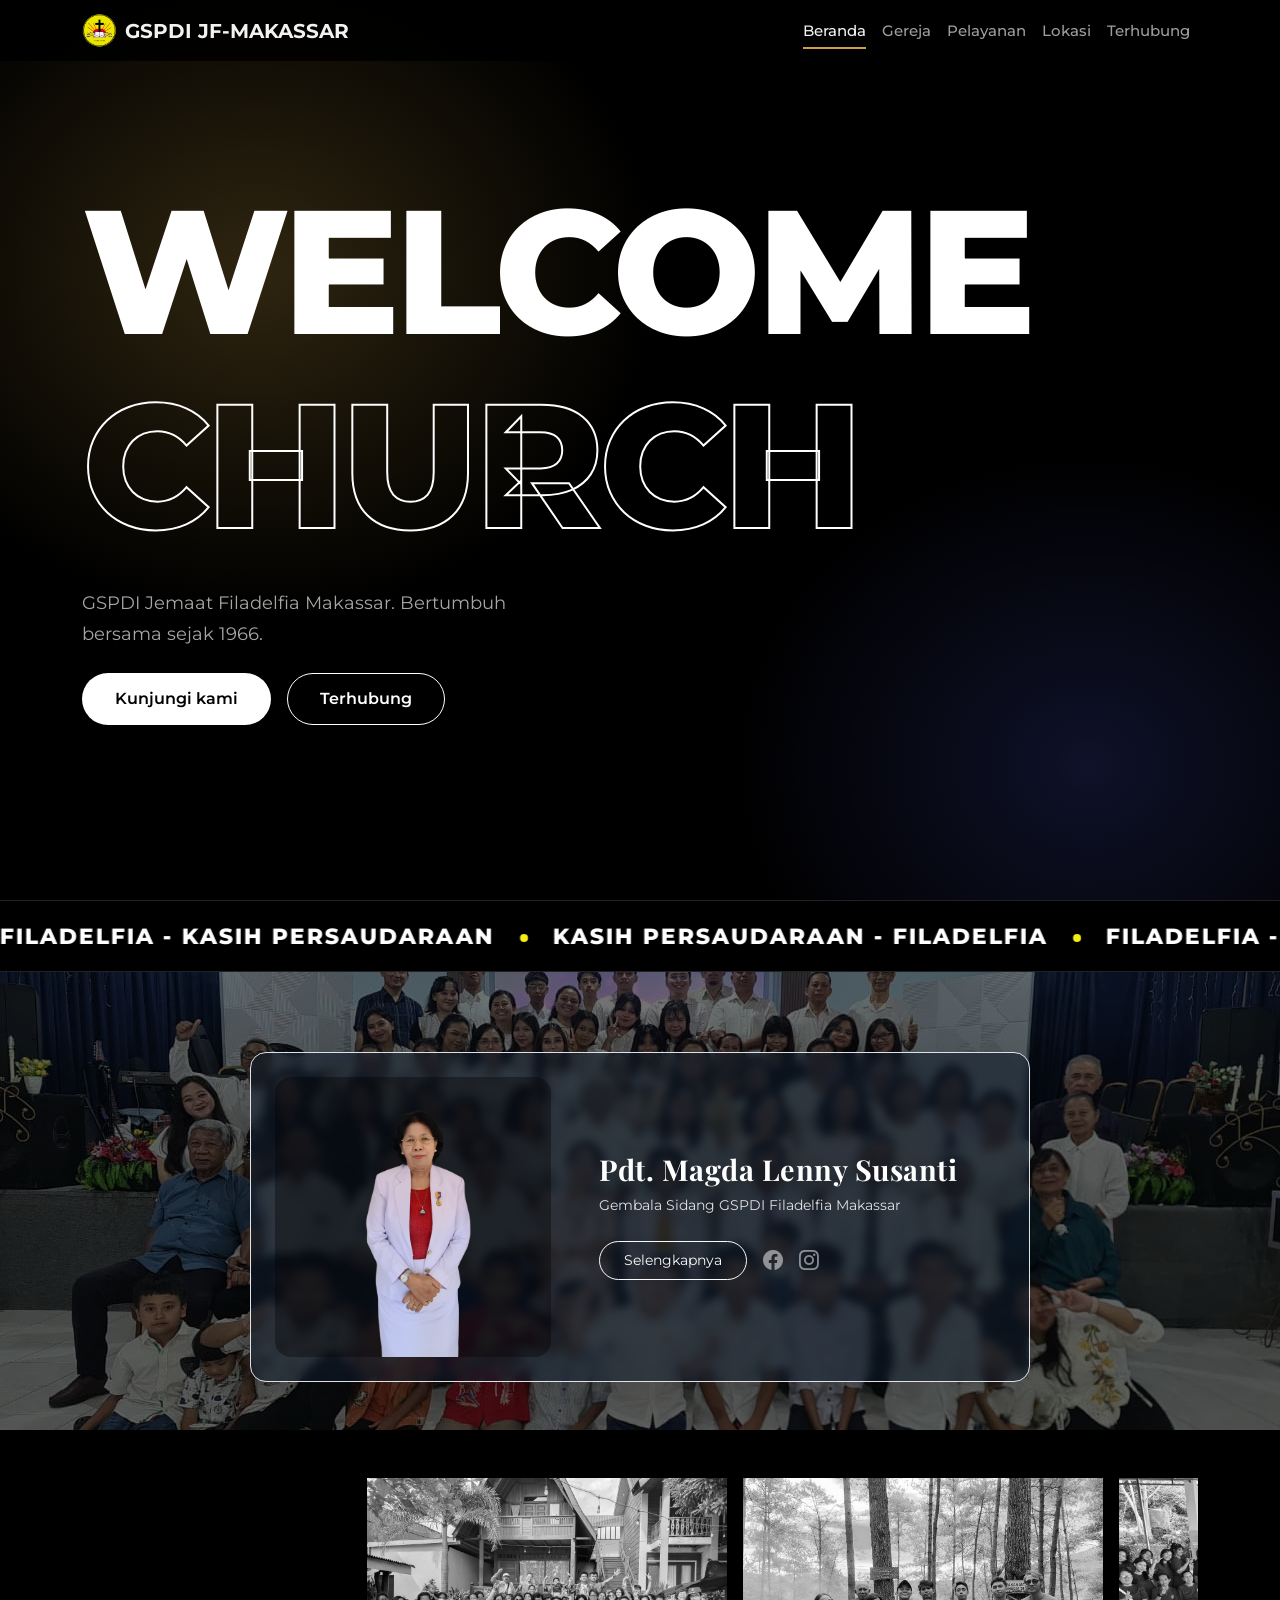
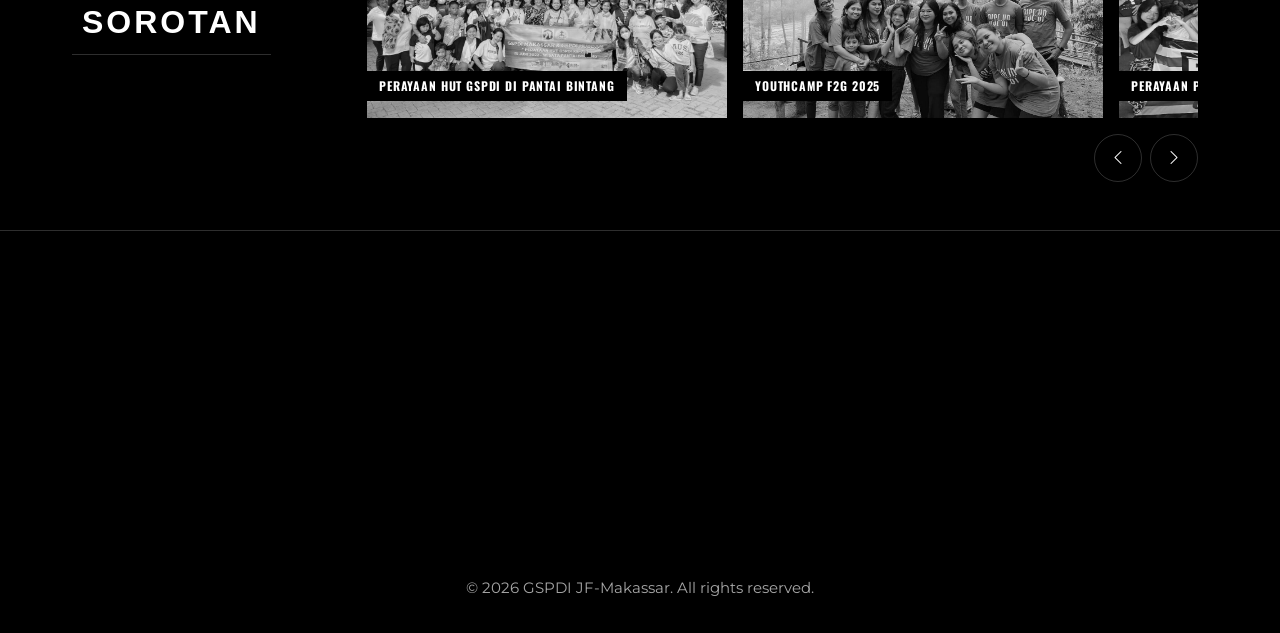
<file: index.html>
<!DOCTYPE html>
<html lang="id">
<head>
  <meta charset="utf-8">
  <meta name="viewport" content="width=device-width, initial-scale=1">
  <meta name="theme-color" content="#000000">
  <link rel="icon" type="image/png" href="/asset/maskot/LOGOGSPDI.png">
  <link rel="apple-touch-icon" href="/asset/maskot/LOGOGSPDI.png">
    <title>GSPDI Jemaat Filadelfia Makassar</title>
  <meta name="description" content="GSPDI Jemaat Filadelfia Makassar (GSPDI JF-Makassar), Jl. Veteran Utara Lorong 45 No. 19, Makassar. Sejak 1966.">
  <link rel="preconnect" href="https://fonts.googleapis.com">
  <link rel="preconnect" href="https://fonts.gstatic.com" crossorigin>
  <link href="https://fonts.googleapis.com/css2?family=Montserrat:wght@400;500;600;800&display=swap" rel="stylesheet">
  <link href="https://fonts.googleapis.com/css2?family=Playfair+Display:wght@600;700&display=swap" rel="stylesheet">
  <link href="https://fonts.googleapis.com/css2?family=Oswald:wght@500;600&display=swap" rel="stylesheet">
  <link href="https://cdn.jsdelivr.net/npm/bootstrap@5.3.3/dist/css/bootstrap.min.css" rel="stylesheet">
  <link href="https://cdn.jsdelivr.net/npm/bootstrap-icons@1.11.3/font/bootstrap-icons.min.css" rel="stylesheet">
  <link rel="stylesheet" href="style.css">
</head>
<body>
<nav class="navbar navbar-expand-lg navbar-dark fixed-top">
  <div class="container">
    <a class="navbar-brand d-flex align-items-center gap-2" href="index.html">
      <img src="/asset/maskot/LOGOGSPDI.png" alt="Logo GSPDI" class="navbar-logo">
      <span>GSPDI JF-MAKASSAR</span>
    </a>
    <button class="navbar-toggler" type="button" data-bs-toggle="collapse" data-bs-target="#menu" aria-controls="menu" aria-expanded="false" aria-label="Buka menu">
      <span class="navbar-toggler-icon"></span>
    </button>
    <div class="collapse navbar-collapse" id="menu">
      <ul class="navbar-nav ms-auto">
        <li class="nav-item"><a class="nav-link active" href="index.html">Beranda</a></li>
        <li class="nav-item"><a class="nav-link" href="gereja.html">Gereja</a></li>
        <li class="nav-item"><a class="nav-link" href="pelayanan.html">Pelayanan</a></li>
        <li class="nav-item"><a class="nav-link" href="lokasi.html">Lokasi</a></li>
        <li class="nav-item"><a class="nav-link" href="terhubung.html">Terhubung</a></li>
      </ul>
    </div>
  </div>
</nav>
<header class="hero">
  <div class="container reveal">
    <h1>Welcome <span>Church</span></h1>
    <p class="mt-4">GSPDI Jemaat Filadelfia Makassar. Bertumbuh bersama sejak 1966.</p>
    <div class="d-flex flex-wrap gap-3 mt-4">
      <a href="lokasi.html" class="btn btn-white">Kunjungi kami</a>
      <a href="terhubung.html" class="btn btn-line">Terhubung</a>
    </div>
  </div>
</header>

<div class="ticker" aria-hidden="true"><div class="track" id="track"></div></div>

<section id="gembala" class="gembala-bg text-white py-4 py-md-5">
  <div class="container d-flex justify-content-center px-3">
    <div class="gembala-card-index rounded-4 overflow-hidden shadow-lg border border-white-10">
      <div class="row g-0 align-items-center">
        <div class="col-md-5 p-3 p-lg-4 text-center">
          <div class="gembala-img-box rounded-4 overflow-hidden d-flex align-items-end justify-content-center">
            <img src="/asset/maskot/fotogembala.png" alt="Pdt. Magda Lenny Susanti" class="img-fluid gembala-photo">
          </div>
        </div>
        <div class="col-md-7 p-4 p-lg-4 text-white">
          <h3 class="gembala-nama fw-bold mb-2">Pdt. Magda Lenny Susanti</h3>
          <p class="text-white-75 small mb-4">Gembala Sidang GSPDI Filadelfia Makassar</p>
          <div class="d-flex align-items-center gap-3">
            <a href="gereja.html#gembala" class="btn btn-outline-light rounded-pill btn-sm px-4 py-2">
              Selengkapnya
            </a>
            <div class="d-flex gap-3 social-icons fs-5">
              <a href="https://www.facebook.com/share/19mSjXqmZN/" class="text-white-50 text-decoration-none"><i class="bi bi-facebook"></i></a>
              <a href="https://www.instagram.com/magdalennydacosta/" class="text-white-50 text-decoration-none"><i class="bi bi-instagram"></i></a>
            </div>
          </div>
        </div>
      </div>
    </div>
  </div>
</section>
<section id="sorotan" class="py-5 bg-black text-white position-relative overflow-hidden">
  <div class="container">
    <div id="kegiatan" class="row align-items-center g-4">
      <div class="col-lg-3">
        <div class="sorotan-title-box">
          <h2 class="sorotan-title text-uppercase mb-0">SOROTAN</h2>
        </div>
      </div>
      <div class="col-lg-9">
        <div class="sorotan-rail" id="sorotanRail">
          <div class="sorotan-card">
            <img src="/asset/sorotan/1.jpeg" alt="natal 2024">
            <div class="sorotan-label">Perayaan Natal 2024</div>
          </div>
          <div class="sorotan-card">
            <img src="/asset/sorotan/3.jpeg" alt="hut 71">
            <div class="sorotan-label">Perayaan HUT GSPDI di Pantai Bintang</div>
          </div>
          <div class="sorotan-card">
            <img src="/asset/sorotan/4.jpeg" alt="youthcamp">
            <div class="sorotan-label">YouthCamp F2G 2025</div>
          </div>
          <div class="sorotan-card">
            <img src="/asset/sorotan/5.jpeg" alt="paskah">
            <div class="sorotan-label">Perayaan Paskah 2026</div>
          </div>
          <div class="sorotan-card">
            <img src="/asset/sorotan/6.jpeg" alt="dekor">
            <div class="sorotan-label">Dekorasi Natal 2025</div>
          </div>
          <div class="sorotan-card">
            <img src="/asset/sorotan/7.jpeg" alt="paskah 2023">
            <div class="sorotan-label">Perayaan Paskah 2023</div>
          </div>
          <div class="sorotan-card">
            <img src="/asset/sorotan/8.jpeg" alt="f2g natal">
            <div class="sorotan-label">Team P&W f2g pada perayaan Natal 2022</div>
          </div>
          <div class="sorotan-card">
            <img src="/asset/sorotan/9.jpeg" alt="hut 60">
            <div class="sorotan-label">Peringatan HUT ke-60 GSPDI</div>
          </div>
          <div class="sorotan-card">
            <img src="/asset/sorotan/10.jpeg" alt="sembako">
            <div class="sorotan-label">Baksos dengan PGPI Kota MAGOTAMA ke Kampung Beru, Gowa</div>
          </div>
          <div class="sorotan-card">
            <img src="/asset/sorotan/11.jpeg" alt="Ibadah">
            <div class="sorotan-label">Kunjungan ke Sekolah Alkitab di Tentena, SulTeng</div>
          </div>
        </div>
        <div class="d-flex justify-content-end gap-2 mt-3">
          <button class="arrow" onclick="scrollSorotan(-1)" aria-label="Sebelumnya">
            <i class="bi bi-chevron-left"></i>
          </button>
          <button class="arrow" onclick="scrollSorotan(1)" aria-label="Selanjutnya">
            <i class="bi bi-chevron-right"></i>
          </button>
        </div>
      </div>
    </div>
  </div>
</section>
<footer>
  <div class="container">
    <div class="row g-4 mb-5">
      <div class="col-lg-4">
        <h4>GSPDI JF-MAKASSAR</h4>
        <p>Jl. Veteran Utara, Lorong 45 No. 19, Makassar</p>
      </div>
      <div class="col-6 col-lg-2">
        <h4>Gereja</h4>
        <ul>
          <li><a href="gereja.html">Tentang</a></li>
          <li><a href="gereja.html#visi">Visi</a></li>
          <li><a href="lokasi.html">Lokasi</a></li>
          <li><a href="terhubung.html">Kontak</a></li>
          <li><a href="index.html#kegiatan">Sorotan</a></li>
        </ul>
      </div>
      <div class="col-6 col-lg-3">
        <h4>Pelayanan</h4>
        <ul>
          <li><a href="pelayanan.html#ibadahminggu">Ibadah Minggu</a></li>
          <li><a href="pelayanan.html#littleheroes">Little Heroes</a></li>
          <li><a href="pelayanan.html#f2g">F2G Youth Service</a></li>
          <li><a href="pelayanan.html#doapuasa">Doa Puasa Umum</a></li>
          <li><a href="pelayanan.html#ibadahkeluarga">Ibadah Keluarga</a></li>
          <li><a href="pelayanan.html#prayer">Prayer Ministry</a></li>
        </ul>
      </div>
      <div class="col-6 col-lg-3">
        <h4>Media</h4>
        <ul>
          <li><a href="https://www.facebook.com/share/1BoUEgZSMb/" target="_blank" rel="noopener">Facebook</a></li>
          <li><a href="https://www.instagram.com/gspdimakassar" target="_blank" rel="noopener">Instagram</a></li>
          <li><a href="https://www.youtube.com/gspdimakassar" target="_blank" rel="noopener">YouTube</a></li>
        </ul>
      </div>
    </div>
    <center>
    <div>&copy; <span id="year"></span> GSPDI JF-Makassar. All rights reserved.</div>
    </center>
  </div>
</footer>
<script src="https://cdn.jsdelivr.net/npm/bootstrap@5.3.3/dist/js/bootstrap.bundle.min.js"></script>
<script src="main.js"></script>
</body>
</html>
</file>
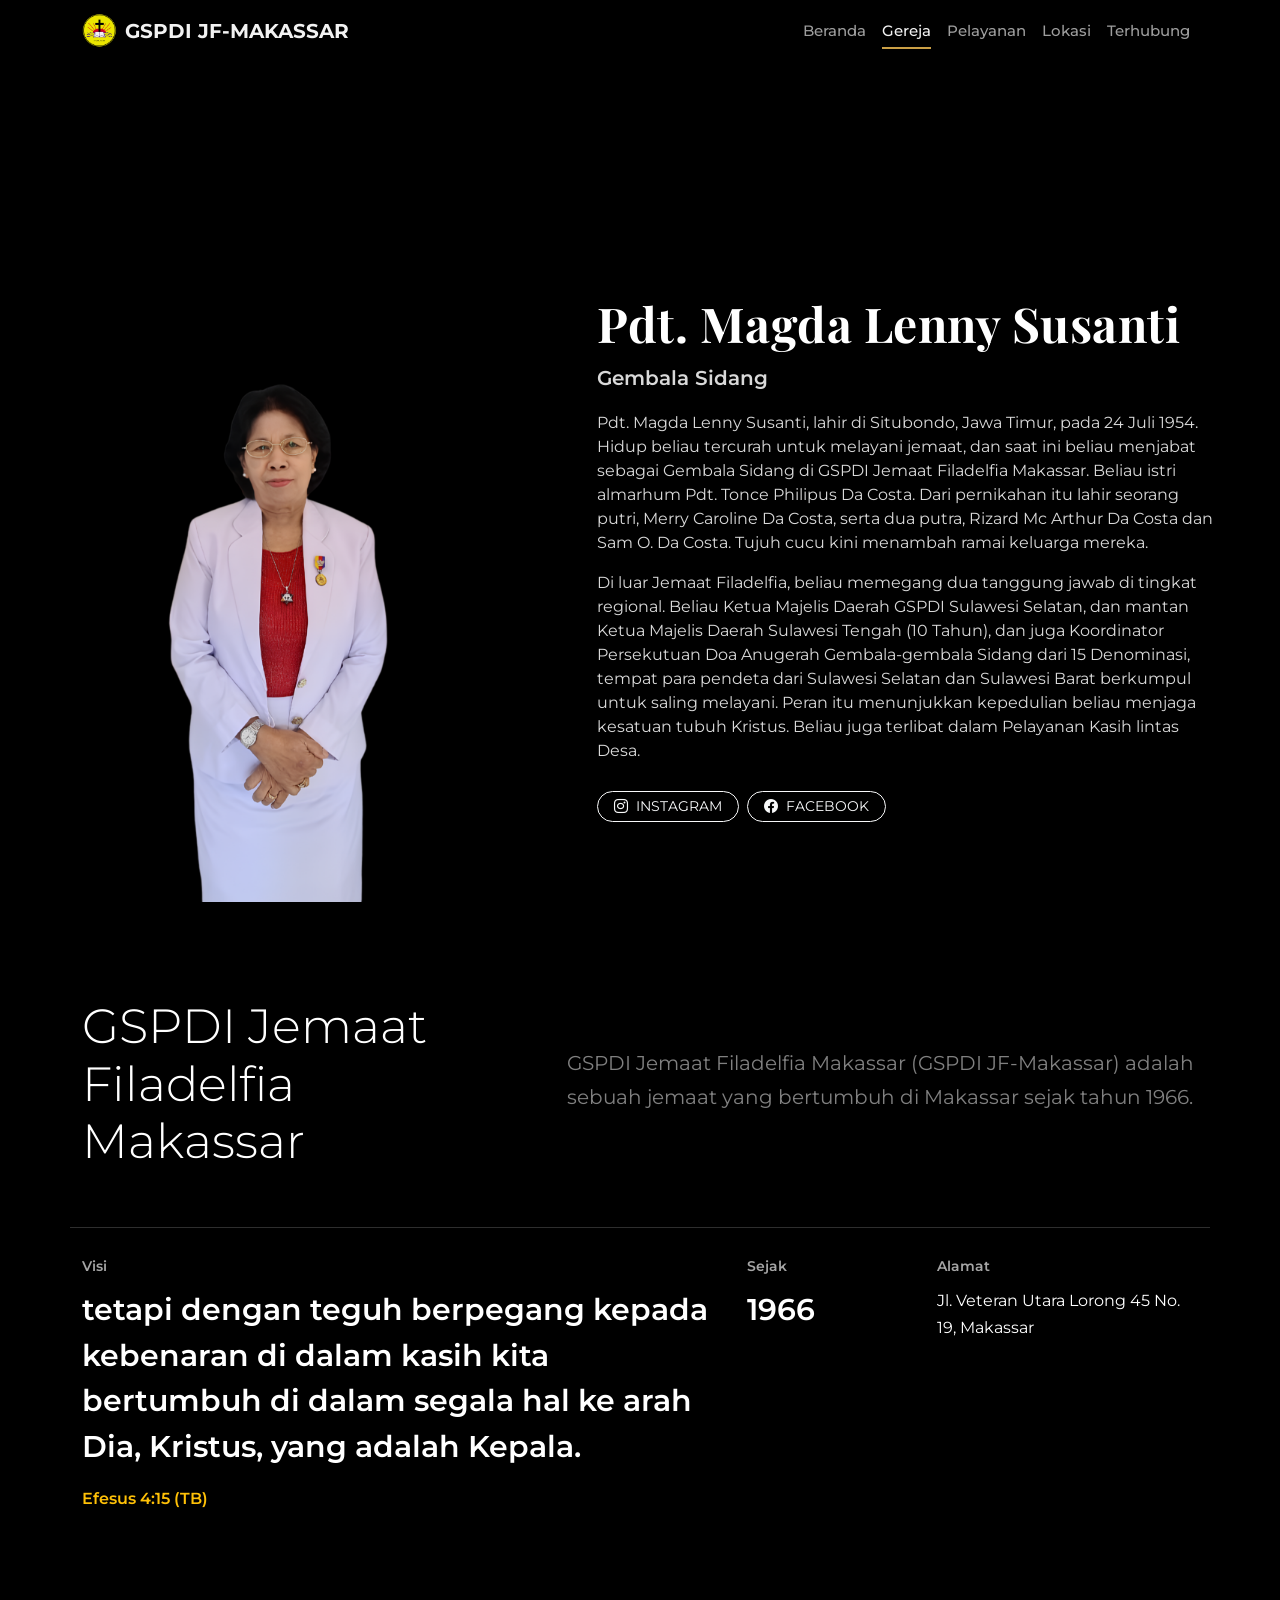
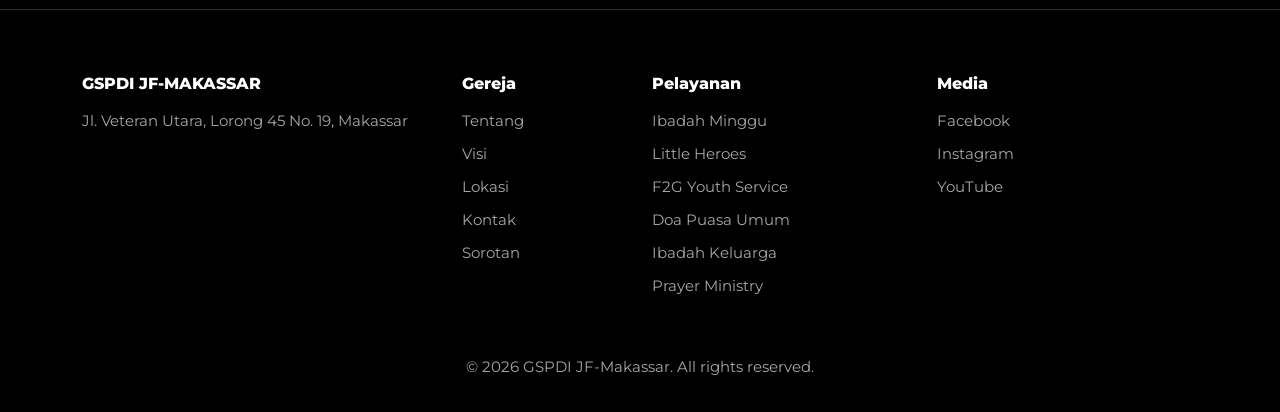
<file: gereja.html>
<!DOCTYPE html>
<html lang="id">
<head>
  <meta charset="utf-8">
  <meta name="viewport" content="width=device-width, initial-scale=1">
  <meta name="theme-color" content="#000000">
  <link rel="icon" type="image/png" href="/asset/maskot/LOGOGSPDI.png">
  <link rel="apple-touch-icon" href="/asset/maskot/LOGOGSPDI.png">
    <title>Gereja - GSPDI Jemaat Filadelfia Makassar</title>
  <meta name="description" content="Profil dan Visi GSPDI Jemaat Filadelfia Makassar.">
  <link rel="preconnect" href="https://fonts.googleapis.com">
  <link rel="preconnect" href="https://fonts.gstatic.com" crossorigin>
  <link href="https://fonts.googleapis.com/css2?family=Montserrat:wght@400;500;600;800&display=swap" rel="stylesheet">
  <link href="https://cdn.jsdelivr.net/npm/bootstrap@5.3.3/dist/css/bootstrap.min.css" rel="stylesheet">
  <link href="https://cdn.jsdelivr.net/npm/bootstrap-icons@1.11.3/font/bootstrap-icons.min.css" rel="stylesheet">
  <link href="https://fonts.googleapis.com/css2?family=Montserrat:wght@400;500;600;700;800&family=Playfair+Display:ital,wght@0,600;0,700;1,600&display=swap" rel="stylesheet">
  <link rel="stylesheet" href="style.css">
</head>
<body class="pt-5">
<nav class="navbar navbar-expand-lg navbar-dark fixed-top">
  <div class="container">
    <a class="navbar-brand d-flex align-items-center gap-2" href="index.html">
      <img src="/asset/maskot/LOGOGSPDI.png" alt="Logo GSPDI" class="navbar-logo">
      <span>GSPDI JF-MAKASSAR</span>
    </a>
    <button class="navbar-toggler" type="button" data-bs-toggle="collapse" data-bs-target="#menu" aria-controls="menu" aria-expanded="false" aria-label="Buka menu">
      <span class="navbar-toggler-icon"></span>
    </button>
    <div class="collapse navbar-collapse" id="menu">
      <ul class="navbar-nav ms-auto">
        <li class="nav-item"><a class="nav-link" href="index.html">Beranda</a></li>
        <li class="nav-item"><a class="nav-link active" href="gereja.html">Gereja</a></li>
        <li class="nav-item"><a class="nav-link" href="pelayanan.html">Pelayanan</a></li>
        <li class="nav-item"><a class="nav-link" href="lokasi.html">Lokasi</a></li>
        <li class="nav-item"><a class="nav-link" href="terhubung.html">Terhubung</a></li>
      </ul>
    </div>
  </div>
</nav>
<section id="gembala" class="gembala-slideshow text-white position-relative overflow-hidden pt-5 pb-0">
  <div class="slideshow-bg" aria-hidden="true">
    <div class="slide s1"></div>
    <div class="slide s2"></div>
    <div class="slide s3"></div>      <!-- bagian foto yg dibelakanng gembala -->
    <div class="slide s4"></div>
    <div class="slide s5"></div>
  </div>
  <div class="container-fluid p-0 pt-lg-4 gembala-content">
    <div class="row g-0 align-items-end">
      <div class="col-lg-5 text-center d-flex align-items-end justify-content-center pt-4 pt-lg-0">
        <img src="/asset/maskot/fotogembala.png" alt="Pdt. Magda Lenny Susanti" class="img-fluid gembala-img-hero">
      </div>
      <div class="col-lg-7 text-white p-4 p-md-5 d-flex flex-column justify-content-center gembala-text">
        <div class="py-lg-2 px-lg-3">
          <h2 class="gembala-nama display-5 mb-2">Pdt. Magda Lenny Susanti</h2>
          <p class="lead fw-semibold mb-3 text-white-75 fs-5">Gembala Sidang</p>
          <p class="mb-3 text-white-75 lh-base">
            Pdt. Magda Lenny Susanti, lahir di Situbondo, Jawa Timur, pada 24 Juli 1954. Hidup beliau tercurah untuk melayani jemaat, dan saat ini beliau menjabat sebagai Gembala Sidang di GSPDI Jemaat Filadelfia Makassar. 
            Beliau istri almarhum Pdt. Tonce Philipus Da Costa. Dari pernikahan itu lahir seorang putri, Merry Caroline Da Costa, serta dua putra, Rizard Mc Arthur Da Costa dan Sam O. Da Costa. Tujuh cucu kini menambah ramai keluarga mereka.
          </p>
          <p class="mb-4 text-white-75 lh-base">
            Di luar Jemaat Filadelfia, beliau memegang dua tanggung jawab di tingkat regional. Beliau Ketua Majelis Daerah GSPDI Sulawesi Selatan, dan mantan Ketua Majelis Daerah Sulawesi Tengah (10 Tahun), dan juga Koordinator Persekutuan Doa Anugerah Gembala-gembala Sidang dari 15 Denominasi, tempat para pendeta dari Sulawesi Selatan dan Sulawesi Barat berkumpul untuk saling melayani. Peran itu menunjukkan kepedulian beliau menjaga kesatuan tubuh Kristus. Beliau juga terlibat dalam Pelayanan Kasih lintas Desa.
          </p>
          <div class="d-flex flex-wrap gap-2 pt-1 pb-4">
            <a href="https://www.instagram.com/magdalennydacosta/?utm_source=ig_web_button_share_sheet" class="btn btn-outline-light rounded-pill btn-sm px-3">
              <i class="bi bi-instagram me-1"></i> INSTAGRAM
            </a>
            <a href="https://www.facebook.com/share/19mSjXqmZN/" class="btn btn-outline-light rounded-pill btn-sm px-3">
              <i class="bi bi-facebook me-1"></i> FACEBOOK
            </a>
          </div>
        </div>
      </div>
    </div>
  </div>
</section>
<section id="gereja">
  <div class="container">
    <div class="row g-5 align-items-center mb-5">
      <div class="col-lg-5"><h2 class="display-5">GSPDI Jemaat Filadelfia Makassar</h2></div>
      <div class="col-lg-7">
        <p class="fs-5 text-white-50">GSPDI Jemaat Filadelfia Makassar (GSPDI JF-Makassar) adalah sebuah jemaat yang bertumbuh di Makassar sejak tahun 1966.</p>
      </div>
    </div>
    <div id="visi" class="row g-4">
      <div class="col-lg-7 block">
        <small>Visi</small>
        <p class="verse">tetapi dengan teguh berpegang kepada kebenaran di dalam kasih kita bertumbuh di dalam segala hal ke arah Dia, Kristus, yang adalah Kepala.</p>
        <span class="text-warning fw-semibold">Efesus 4:15 (TB)</span>
      </div>
      <div class="col-lg-2 col-6 block"><small>Sejak</small><p class="verse">1966</p></div>
      <div class="col-lg-3 col-6 block"><small>Alamat</small><p class="mt-2 mb-0">Jl. Veteran Utara Lorong 45 No. 19, Makassar</p></div>
    </div>
  </div>
</section>
<footer>
  <div class="container">
    <div class="row g-4 mb-5">
      <div class="col-lg-4">
        <h4>GSPDI JF-MAKASSAR</h4>
        <p>Jl. Veteran Utara, Lorong 45 No. 19, Makassar</p>
      </div>
      <div class="col-6 col-lg-2">
        <h4>Gereja</h4>
        <ul>
          <li><a href="gereja.html">Tentang</a></li>
          <li><a href="gereja.html#visi">Visi</a></li>
          <li><a href="lokasi.html">Lokasi</a></li>
          <li><a href="terhubung.html">Kontak</a></li>
          <li><a href="index.html#kegiatan">Sorotan</a></li>
        </ul>
      </div>
      <div class="col-6 col-lg-3">
        <h4>Pelayanan</h4>
        <ul>
          <li><a href="pelayanan.html#ibadahminggu">Ibadah Minggu</a></li>
          <li><a href="pelayanan.html#littleheroes">Little Heroes</a></li>
          <li><a href="pelayanan.html#f2g">F2G Youth Service</a></li>
          <li><a href="pelayanan.html#doapuasa">Doa Puasa Umum</a></li>
          <li><a href="pelayanan.html#ibadahkeluarga">Ibadah Keluarga</a></li>
          <li><a href="pelayanan.html#prayer">Prayer Ministry</a></li>
        </ul>
      </div>
      <div class="col-6 col-lg-3">
        <h4>Media</h4>
        <ul>
          <li><a href="https://www.facebook.com/share/1BoUEgZSMb/" target="_blank" rel="noopener">Facebook</a></li>
          <li><a href="https://www.instagram.com/gspdimakassar" target="_blank" rel="noopener">Instagram</a></li>
          <li><a href="https://www.youtube.com/gspdimakassar" target="_blank" rel="noopener">YouTube</a></li>
        </ul>
      </div>
    </div>
    <center>
    <div>&copy; <span id="year"></span> GSPDI JF-Makassar. All rights reserved.</div>
    </center>
  </div>
</footer>
<script src="https://cdn.jsdelivr.net/npm/bootstrap@5.3.3/dist/js/bootstrap.bundle.min.js"></script>
<script src="main.js"></script>
</body>
</html>
</file>
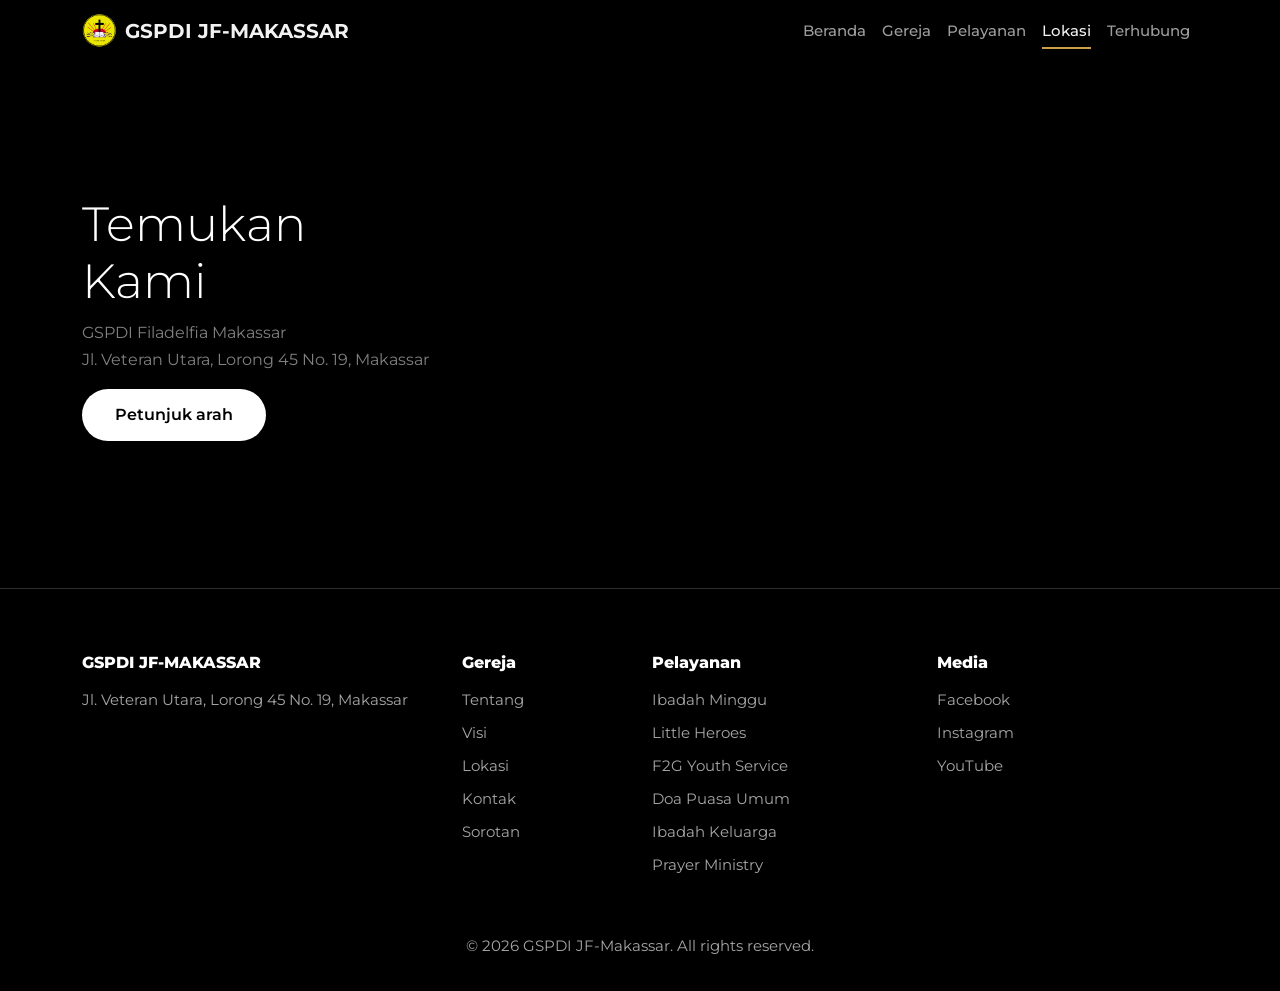
<file: lokasi.html>
<!DOCTYPE html>
<html lang="id">
<head>
  <meta charset="utf-8">
  <meta name="viewport" content="width=device-width, initial-scale=1">
  <meta name="theme-color" content="#000000">
  <link rel="icon" type="image/png" href="/asset/maskot/LOGOGSPDI.png">
  <link rel="apple-touch-icon" href="/asset/maskot/LOGOGSPDI.png">
    <title>Lokasi - GSPDI Jemaat Filadelfia Makassar</title>
  <meta name="description" content="Lokasi dan petunjuk arah ke GSPDI Jemaat Filadelfia Makassar.">
  <link rel="preconnect" href="https://fonts.googleapis.com">
  <link rel="preconnect" href="https://fonts.gstatic.com" crossorigin>
  <link href="https://fonts.googleapis.com/css2?family=Montserrat:wght@400;500;600;800&display=swap" rel="stylesheet">
  <link href="https://cdn.jsdelivr.net/npm/bootstrap@5.3.3/dist/css/bootstrap.min.css" rel="stylesheet">
  <link href="https://cdn.jsdelivr.net/npm/bootstrap-icons@1.11.3/font/bootstrap-icons.min.css" rel="stylesheet">
  <link rel="stylesheet" href="style.css">
</head>
<body class="pt-5">
<nav class="navbar navbar-expand-lg navbar-dark fixed-top">
  <div class="container">
    <a class="navbar-brand d-flex align-items-center gap-2" href="index.html">
      <img src="/asset/maskot/LOGOGSPDI.png" alt="Logo GSPDI" class="navbar-logo">
      <span>GSPDI JF-MAKASSAR</span>
    </a>
    <button class="navbar-toggler" type="button" data-bs-toggle="collapse" data-bs-target="#menu" aria-controls="menu" aria-expanded="false" aria-label="Buka menu">
      <span class="navbar-toggler-icon"></span>
    </button>
    <div class="collapse navbar-collapse" id="menu">
      <ul class="navbar-nav ms-auto">
        <li class="nav-item"><a class="nav-link" href="index.html">Beranda</a></li>
        <li class="nav-item"><a class="nav-link" href="gereja.html">Gereja</a></li>
        <li class="nav-item"><a class="nav-link" href="pelayanan.html">Pelayanan</a></li>
        <li class="nav-item"><a class="nav-link active" href="lokasi.html">Lokasi</a></li>
        <li class="nav-item"><a class="nav-link" href="terhubung.html">Terhubung</a></li>
      </ul>
    </div>
  </div>
</nav>
<section id="lokasi">
  <div class="container">
    <div class="row g-4">
      <div class="col-lg-4 d-flex flex-column justify-content-center">
        <h2 class="display-5">Temukan Kami</h2>
        <p class="text-white-50">GSPDI Filadelfia Makassar<br>Jl. Veteran Utara, Lorong 45 No. 19, Makassar</p>
        <div><a class="btn btn-white" target="_blank" rel="noopener" href="https://www.google.com/maps/dir/?api=1&destination=Jl.+Veteran+Utara+Lorong+45+No.19+Makassar">Petunjuk arah</a></div>
      </div>
      <div class="col-lg-8">
        <iframe class="map" title="Lokasi GSPDI Filadelfia Makassar" loading="lazy" referrerpolicy="no-referrer-when-downgrade"
          src="https://maps.google.com/maps?q=Jl.+Veteran+Utara+Lorong+45+No.19+Makassar&output=embed"></iframe>
      </div>
    </div>
  </div>
</section>
<footer>
  <div class="container">
    <div class="row g-4 mb-5">
      <div class="col-lg-4">
        <h4>GSPDI JF-MAKASSAR</h4>
        <p>Jl. Veteran Utara, Lorong 45 No. 19, Makassar</p>
      </div>
      <div class="col-6 col-lg-2">
        <h4>Gereja</h4>
        <ul>
          <li><a href="gereja.html">Tentang</a></li>
          <li><a href="gereja.html#visi">Visi</a></li>
          <li><a href="lokasi.html">Lokasi</a></li>
          <li><a href="terhubung.html">Kontak</a></li>
          <li><a href="index.html#kegiatan">Sorotan</a></li>
        </ul>
      </div>
      <div class="col-6 col-lg-3">
        <h4>Pelayanan</h4>
        <ul>
          <li><a href="pelayanan.html#ibadahminggu">Ibadah Minggu</a></li>
          <li><a href="pelayanan.html#littleheroes">Little Heroes</a></li>
          <li><a href="pelayanan.html#f2g">F2G Youth Service</a></li>
          <li><a href="pelayanan.html#doapuasa">Doa Puasa Umum</a></li>
          <li><a href="pelayanan.html#ibadahkeluarga">Ibadah Keluarga</a></li>
          <li><a href="pelayanan.html#prayer">Prayer Ministry</a></li>
        </ul>
      </div>
      <div class="col-6 col-lg-3">
        <h4>Media</h4>
        <ul>
          <li><a href="https://www.facebook.com/share/1BoUEgZSMb/" target="_blank" rel="noopener">Facebook</a></li>
          <li><a href="https://www.instagram.com/gspdimakassar" target="_blank" rel="noopener">Instagram</a></li>
          <li><a href="https://www.youtube.com/gspdimakassar" target="_blank" rel="noopener">YouTube</a></li>
        </ul>
      </div>
    </div>
    <center>
    <div>&copy; <span id="year"></span> GSPDI JF-Makassar. All rights reserved.</div>
    </center>
  </div>
</footer>
<script src="https://cdn.jsdelivr.net/npm/bootstrap@5.3.3/dist/js/bootstrap.bundle.min.js"></script>
<script src="main.js"></script>
</body>
</html>
</file>
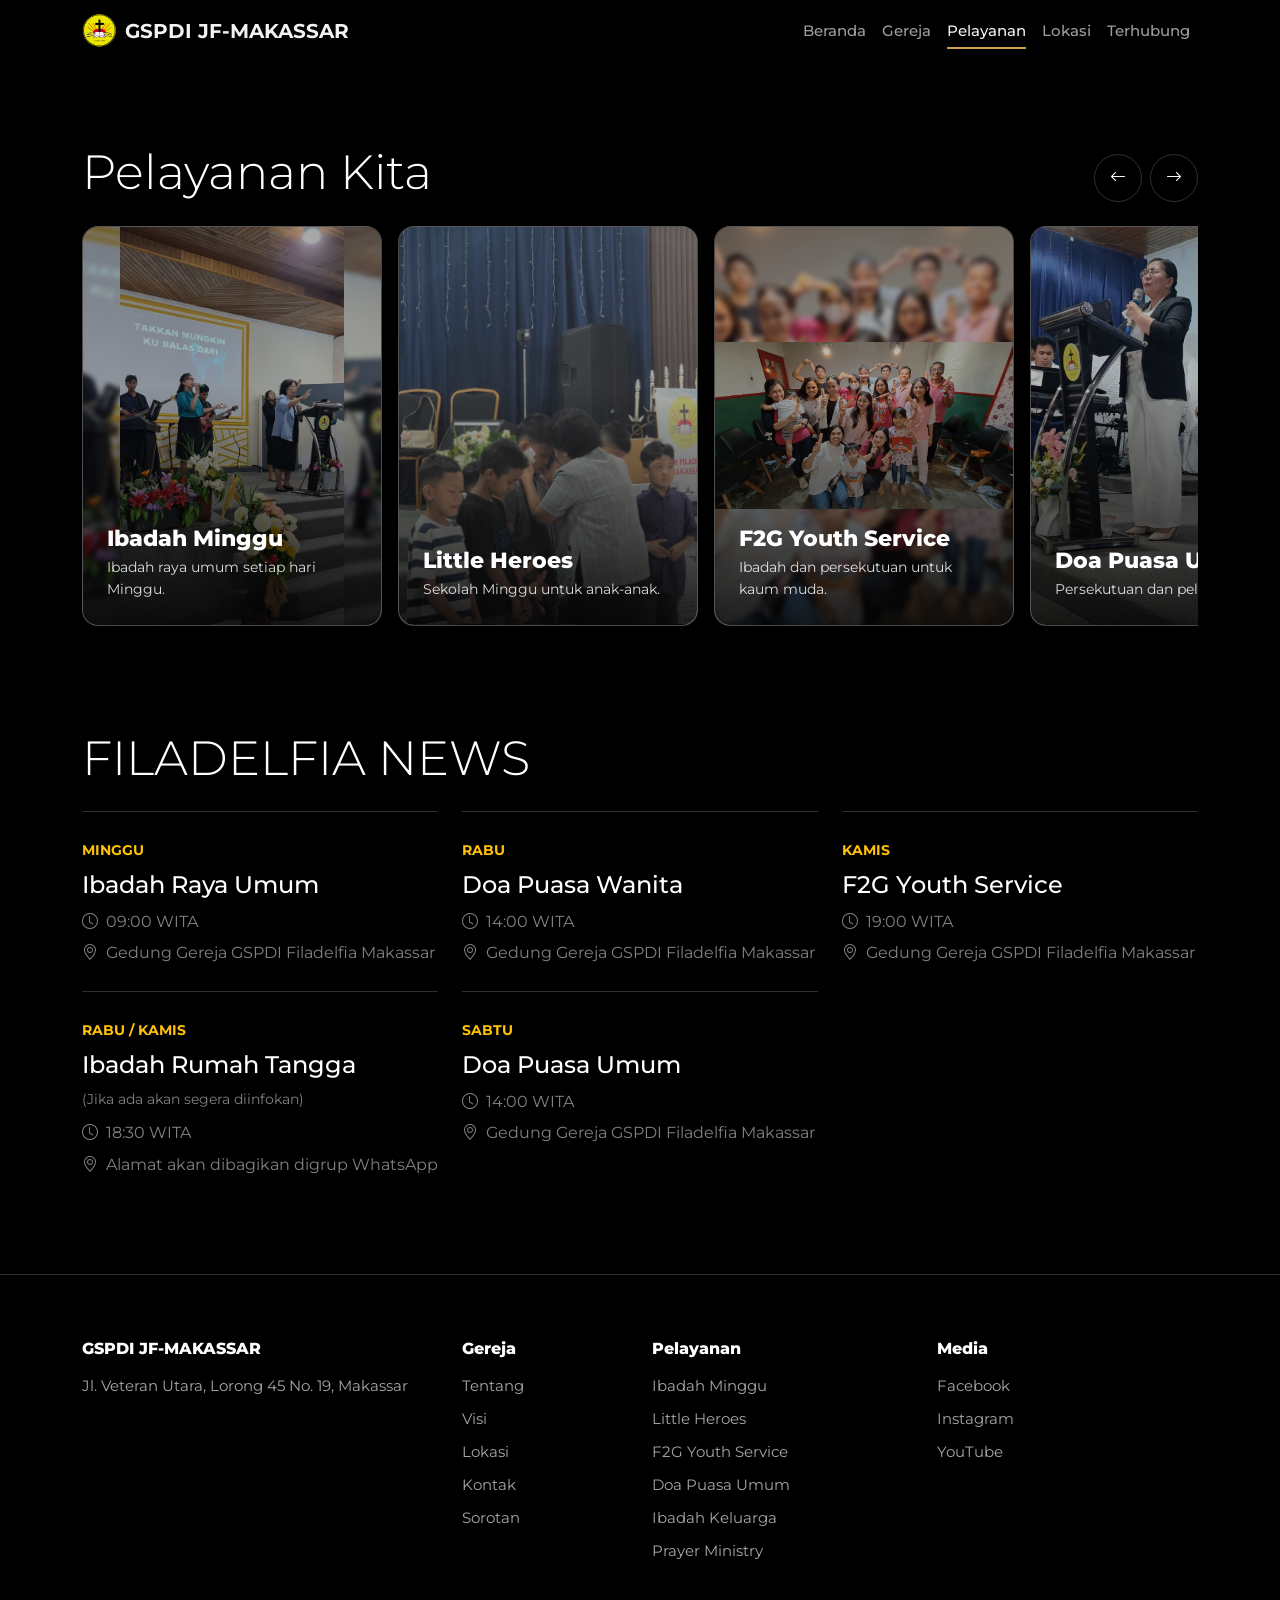
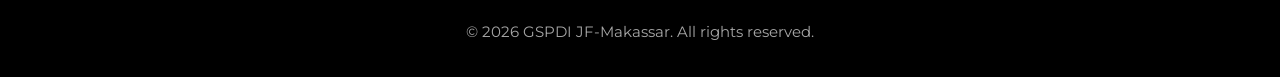
<file: pelayanan.html>
<!DOCTYPE html>
<html lang="id">
<head>
  <meta charset="utf-8">
  <meta name="viewport" content="width=device-width, initial-scale=1">
  <meta name="theme-color" content="#000000">
  <link rel="icon" type="image/png" href="/asset/maskot/LOGOGSPDI.png">
  <link rel="apple-touch-icon" href="/asset/maskot/LOGOGSPDI.png">
    <title>Pelayanan - GSPDI Jemaat Filadelfia Makassar</title>
  <meta name="description" content="Pelayanan di GSPDI Jemaat Filadelfia Makassar.">
  <link rel="preconnect" href="https://fonts.googleapis.com">
  <link rel="preconnect" href="https://fonts.gstatic.com" crossorigin>
  <link href="https://fonts.googleapis.com/css2?family=Montserrat:wght@400;500;600;800&display=swap" rel="stylesheet">
  <link href="https://cdn.jsdelivr.net/npm/bootstrap@5.3.3/dist/css/bootstrap.min.css" rel="stylesheet">
  <link href="https://cdn.jsdelivr.net/npm/bootstrap-icons@1.11.3/font/bootstrap-icons.min.css" rel="stylesheet">
  <link rel="stylesheet" href="style.css">
</head>
<body class="pt-5">
<nav class="navbar navbar-expand-lg navbar-dark fixed-top">
  <div class="container">
    <a class="navbar-brand d-flex align-items-center gap-2" href="index.html">
      <img src="/asset/maskot/LOGOGSPDI.png" alt="Logo GSPDI" class="navbar-logo">
      <span>GSPDI JF-MAKASSAR</span>
    </a>
    <button class="navbar-toggler" type="button" data-bs-toggle="collapse" data-bs-target="#menu" aria-controls="menu" aria-expanded="false" aria-label="Buka menu">
      <span class="navbar-toggler-icon"></span>
    </button>
    <div class="collapse navbar-collapse" id="menu">
      <ul class="navbar-nav ms-auto">
        <li class="nav-item"><a class="nav-link" href="index.html">Beranda</a></li>
        <li class="nav-item"><a class="nav-link" href="gereja.html">Gereja</a></li>
        <li class="nav-item"><a class="nav-link active" href="pelayanan.html">Pelayanan</a></li>
        <li class="nav-item"><a class="nav-link" href="lokasi.html">Lokasi</a></li>
        <li class="nav-item"><a class="nav-link" href="terhubung.html">Terhubung</a></li>
      </ul>
    </div>
  </div>
</nav>
<section id="pelayanan">
  <div class="container">
    <div class="d-flex justify-content-between align-items-end mb-4">
      <h2 class="display-5 mb-0">Pelayanan Kita</h2>
      <div class="d-flex gap-2">
        <button class="arrow" data-dir="-1" aria-label="Sebelumnya"><i class="bi bi-arrow-left"></i></button>
        <button class="arrow" data-dir="1" aria-label="Berikutnya"><i class="bi bi-arrow-right"></i></button>
      </div>
    </div>
  <div class="rail" id="rail">
    <article id="ibadahminggu" class="mcard mcard-lh" data-folder="asset/ibadahminggu" data-jumlah="21" data-ext="jpeg">
      <div class="mcard-bg" aria-hidden="true"></div>
      <i class=""></i>
      <div class="mcard-text"><h3>Ibadah Minggu</h3><p>Ibadah raya umum setiap hari Minggu.</p></div>
    </article>
    <article id="littleheroes" class="mcard mcard-lh" data-folder="asset/littleheroes" data-jumlah="8" data-ext="jpeg">
      <div class="mcard-bg" aria-hidden="true"></div>
      <i class=""></i>
      <div class="mcard-text"><h3>Little Heroes</h3><p>Sekolah Minggu untuk anak-anak.</p></div>
    </article>
    <article id="f2g" class="mcard mcard-lh" data-folder="asset/f2g" data-jumlah="20" data-ext="jpeg">
      <div class="mcard-bg" aria-hidden="true"></div>
      <i class=""></i>
      <div class="mcard-text"><h3>F2G Youth Service</h3><p>Ibadah dan persekutuan untuk kaum muda.</p></div>
    </article>
    <article id="doapuasa" class="mcard" data-folder="asset/doapuasa" data-jumlah="4" data-ext="jpeg">
      <div class="mcard-bg" aria-hidden="true"></div>
      <i class=""></i>
      <div class="mcard-text"><h3>Doa Puasa Umum</h3><p>Persekutuan dan pelayanan jemaat.</p></div>
    </article>
    <article id="ibadahkeluarga" class="mcard mcard-lh" data-folder="asset/ibadahkeluarga" data-jumlah="5" data-ext="jpeg">
      <div class="mcard-bg" aria-hidden="true"></div>
      <i class=""></i>
      <div class="mcard-text"><h3>Ibadah Keluarga</h3><p>Ibadah dan persekutuan dalam keluarga jemaat.</p></div>
    </article>
    <article id="prayer" class="mcard" data-folder="asset/prayer" data-jumlah="2" data-ext="jpeg">
      <div class="mcard-bg" aria-hidden="true"></div>
      <i class=""></i>
      <div class="mcard-text"><h3>Prayer Ministry</h3><p>Pelayanan doa bagi jemaat.</p></div>
    </article>
  </div>
  </div>
</section>
<section id="jadwal" class="pt-0">
  <div class="container">
    <h2 class="display-5 mb-4">FILADELFIA NEWS</h2>
    <div class="row g-4">
      <div class="col-md-6 col-lg-4">
        <div class="block h-100">
          <small class="text-warning fw-bold">MINGGU</small>
          <h3 class="h4 mt-2">Ibadah Raya Umum</h3>
          <p class="text-white-50 mb-1"><i class="bi bi-clock me-2"></i>09:00 WITA</p>
          <p class="text-white-50 mb-0"><i class="bi bi-geo-alt me-2"></i>Gedung Gereja GSPDI Filadelfia Makassar</p>
        </div>
      </div>
      <div class="col-md-6 col-lg-4">
        <div class="block h-100">
          <small class="text-warning fw-bold">RABU</small>
          <h3 class="h4 mt-2">Doa Puasa Wanita</h3>
          <p class="text-white-50 mb-1"><i class="bi bi-clock me-2"></i>14:00 WITA</p>
          <p class="text-white-50 mb-0"><i class="bi bi-geo-alt me-2"></i>Gedung Gereja GSPDI Filadelfia Makassar</p>
        </div>
      </div>
      <div class="col-md-6 col-lg-4">
        <div class="block h-100">
          <small class="text-warning fw-bold">KAMIS</small>
          <h3 class="h4 mt-2">F2G Youth Service</h3>
          <p class="text-white-50 mb-1"><i class="bi bi-clock me-2"></i>19:00 WITA</p>
          <p class="text-white-50 mb-0"><i class="bi bi-geo-alt me-2"></i>Gedung Gereja GSPDI Filadelfia Makassar</p>
        </div>
      </div>
      <div class="col-md-6 col-lg-4">
        <div class="block h-100">
          <small class="text-warning fw-bold">RABU / KAMIS</small>
          <h3 class="h4 mt-2">Ibadah Rumah Tangga</h3>
          <p class="text-white-50 small mb-2">(Jika ada akan segera diinfokan)</p>
          <p class="text-white-50 mb-1"><i class="bi bi-clock me-2"></i>18:30 WITA</p>
          <p class="text-white-50 mb-0"><i class="bi bi-geo-alt me-2"></i>Alamat akan dibagikan digrup WhatsApp</p>
        </div>
      </div>
      <div class="col-md-6 col-lg-4">
        <div class="block h-100">
          <small class="text-warning fw-bold">SABTU</small>
          <h3 class="h4 mt-2">Doa Puasa Umum</h3>
          <p class="text-white-50 mb-1"><i class="bi bi-clock me-2"></i>14:00 WITA</p>
          <p class="text-white-50 mb-0"><i class="bi bi-geo-alt me-2"></i>Gedung Gereja GSPDI Filadelfia Makassar</p>
        </div>
      </div>
    </div>
  </div>
</section>
<footer>
  <div class="container">
    <div class="row g-4 mb-5">
      <div class="col-lg-4">
        <h4>GSPDI JF-MAKASSAR</h4>
        <p>Jl. Veteran Utara, Lorong 45 No. 19, Makassar</p>
      </div>
      <div class="col-6 col-lg-2">
        <h4>Gereja</h4>
        <ul>
          <li><a href="gereja.html">Tentang</a></li>
          <li><a href="gereja.html#visi">Visi</a></li>
          <li><a href="lokasi.html">Lokasi</a></li>
          <li><a href="terhubung.html">Kontak</a></li>
          <li><a href="index.html#kegiatan">Sorotan</a></li>
        </ul>
      </div>
      <div class="col-6 col-lg-3">
        <h4>Pelayanan</h4>
        <ul>
          <li><a href="pelayanan.html#ibadahminggu">Ibadah Minggu</a></li>
          <li><a href="pelayanan.html#littleheroes">Little Heroes</a></li>
          <li><a href="pelayanan.html#f2g">F2G Youth Service</a></li>
          <li><a href="pelayanan.html#doapuasa">Doa Puasa Umum</a></li>
          <li><a href="pelayanan.html#ibadahkeluarga">Ibadah Keluarga</a></li>
          <li><a href="pelayanan.html#prayer">Prayer Ministry</a></li>
        </ul>
      </div>
      <div class="col-6 col-lg-3">
        <h4>Media</h4>
        <ul>
          <li><a href="https://www.facebook.com/share/1BoUEgZSMb/" target="_blank" rel="noopener">Facebook</a></li>
          <li><a href="https://www.instagram.com/gspdimakassar" target="_blank" rel="noopener">Instagram</a></li>
          <li><a href="https://www.youtube.com/gspdimakassar" target="_blank" rel="noopener">YouTube</a></li>
        </ul>
      </div>
    </div>
    <center>
    <div>&copy; <span id="year"></span> GSPDI JF-Makassar. All rights reserved.</div>
    </center>
  </div>
</footer>
<script src="https://cdn.jsdelivr.net/npm/bootstrap@5.3.3/dist/js/bootstrap.bundle.min.js"></script>
<script src="main.js"></script>
</body>
</html>
</file>
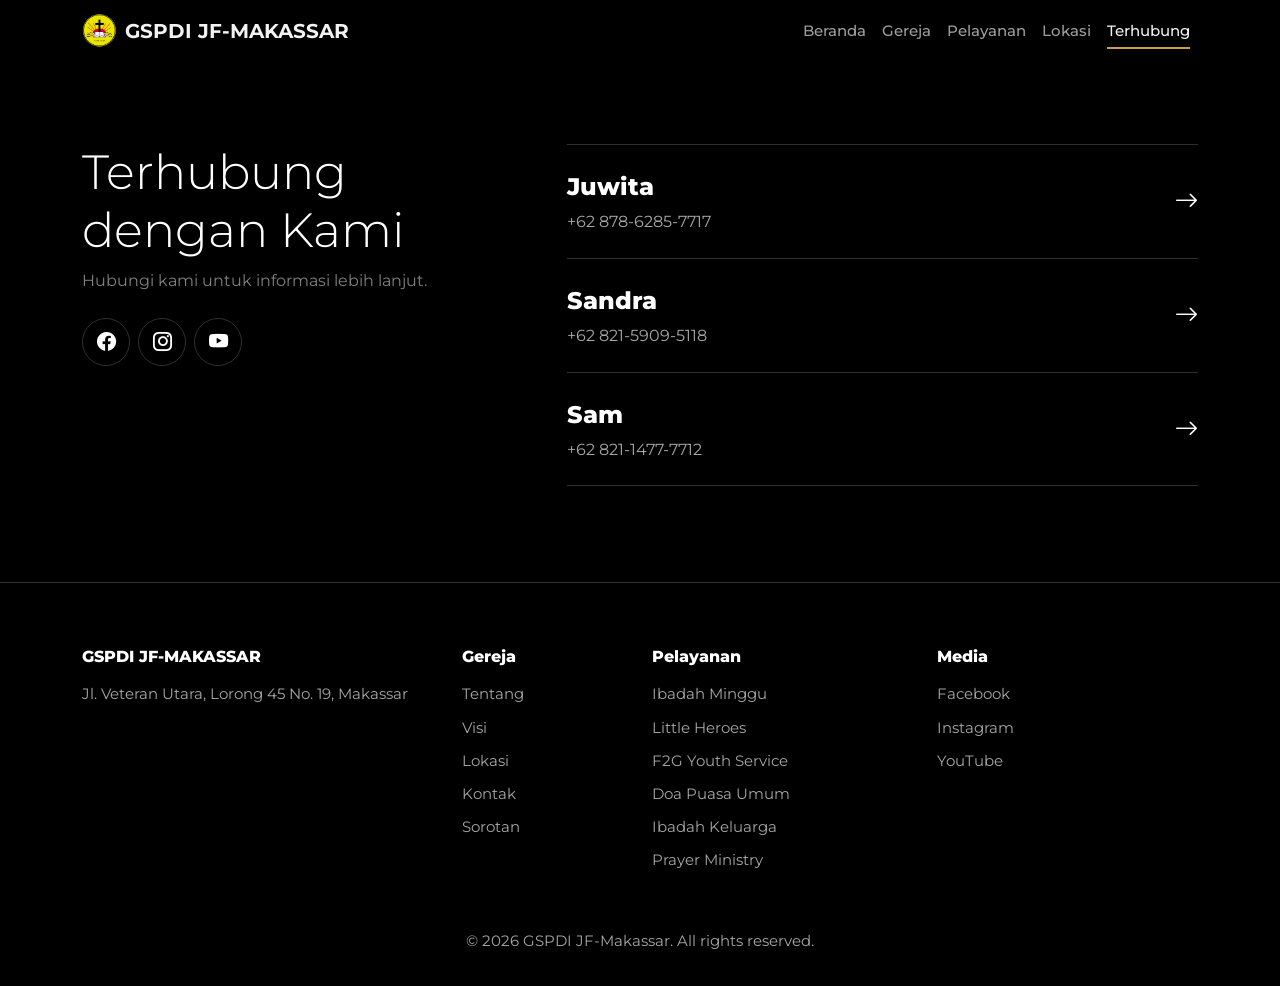
<file: terhubung.html>
<!DOCTYPE html>
<html lang="id">
<head>
  <meta charset="utf-8">
  <meta name="viewport" content="width=device-width, initial-scale=1">
  <meta name="theme-color" content="#000000">
  <link rel="icon" type="image/png" href="/asset/maskot/LOGOGSPDI.png">
  <link rel="apple-touch-icon" href="/asset/maskot/LOGOGSPDI.png">
    <title>Terhubung - GSPDI Jemaat Filadelfia Makassar</title>
  <meta name="description" content="Kontak dan media sosial GSPDI Jemaat Filadelfia Makassar.">
  <link rel="preconnect" href="https://fonts.googleapis.com">
  <link rel="preconnect" href="https://fonts.gstatic.com" crossorigin>
  <link href="https://fonts.googleapis.com/css2?family=Montserrat:wght@400;500;600;800&display=swap" rel="stylesheet">
  <link href="https://cdn.jsdelivr.net/npm/bootstrap@5.3.3/dist/css/bootstrap.min.css" rel="stylesheet">
  <link href="https://cdn.jsdelivr.net/npm/bootstrap-icons@1.11.3/font/bootstrap-icons.min.css" rel="stylesheet">
  <link rel="stylesheet" href="style.css">
</head>
<body class="pt-5">
<nav class="navbar navbar-expand-lg navbar-dark fixed-top">
  <div class="container">
    <a class="navbar-brand d-flex align-items-center gap-2" href="index.html">
      <img src="/asset/maskot/LOGOGSPDI.png" alt="Logo GSPDI" class="navbar-logo">
      <span>GSPDI JF-MAKASSAR</span>
    </a>
    <button class="navbar-toggler" type="button" data-bs-toggle="collapse" data-bs-target="#menu" aria-controls="menu" aria-expanded="false" aria-label="Buka menu">
      <span class="navbar-toggler-icon"></span>
    </button>
    <div class="collapse navbar-collapse" id="menu">
      <ul class="navbar-nav ms-auto">
        <li class="nav-item"><a class="nav-link" href="index.html">Beranda</a></li>
        <li class="nav-item"><a class="nav-link" href="gereja.html">Gereja</a></li>
        <li class="nav-item"><a class="nav-link" href="pelayanan.html">Pelayanan</a></li>
        <li class="nav-item"><a class="nav-link" href="lokasi.html">Lokasi</a></li>
        <li class="nav-item"><a class="nav-link active" href="terhubung.html">Terhubung</a></li>
      </ul>
    </div>
  </div>
</nav>
<section id="terhubung">
  <div class="container">
    <div class="row g-5">
      <div class="col-lg-5">
        <h2 class="display-5">Terhubung dengan Kami</h2>
        <p class="text-white-50">Hubungi kami untuk informasi lebih lanjut.</p>
        <div class="d-flex gap-2 mt-4">
          <a class="soc" href="https://www.facebook.com/gspdimakassar" target="_blank" rel="noopener" aria-label="Facebook gspdimakassar"><i class="bi bi-facebook"></i></a>
          <a class="soc" href="https://www.instagram.com/gspdimakassar" target="_blank" rel="noopener" aria-label="Instagram @gspdimakassar"><i class="bi bi-instagram"></i></a>
          <a class="soc" href="https://www.youtube.com/results?search_query=GSPDI+Filadelfia+Makassar" target="_blank" rel="noopener" aria-label="YouTube GSPDI Filadelfia Makassar"><i class="bi bi-youtube"></i></a>
        </div>
      </div>
      <div class="col-lg-7">
        <a class="who" href="https://wa.me/6287862857717" target="_blank" rel="noopener"><div><strong>Juwita</strong><br><span>+62 878-6285-7717</span></div><i class="bi bi-arrow-right"></i></a>
        <a class="who" href="https://wa.me/6282159095118" target="_blank" rel="noopener"><div><strong>Sandra</strong><br><span>+62 821-5909-5118</span></div><i class="bi bi-arrow-right"></i></a>
        <a class="who" href="https://wa.me/6282114777712" target="_blank" rel="noopener"><div><strong>Sam</strong><br><span>+62 821-1477-7712</span></div><i class="bi bi-arrow-right"></i></a>
      </div>
    </div>
  </div>
</section>
<footer>
  <div class="container">
    <div class="row g-4 mb-5">
      <div class="col-lg-4">
        <h4>GSPDI JF-MAKASSAR</h4>
        <p>Jl. Veteran Utara, Lorong 45 No. 19, Makassar</p>
      </div>
      <div class="col-6 col-lg-2">
        <h4>Gereja</h4>
        <ul>
          <li><a href="gereja.html">Tentang</a></li>
          <li><a href="gereja.html#visi">Visi</a></li>
          <li><a href="lokasi.html">Lokasi</a></li>
          <li><a href="terhubung.html">Kontak</a></li>
          <li><a href="index.html#kegiatan">Sorotan</a></li>
        </ul>
      </div>
      <div class="col-6 col-lg-3">
        <h4>Pelayanan</h4>
        <ul>
          <li><a href="pelayanan.html#ibadahminggu">Ibadah Minggu</a></li>
          <li><a href="pelayanan.html#littleheroes">Little Heroes</a></li>
          <li><a href="pelayanan.html#f2g">F2G Youth Service</a></li>
          <li><a href="pelayanan.html#doapuasa">Doa Puasa Umum</a></li>
          <li><a href="pelayanan.html#ibadahkeluarga">Ibadah Keluarga</a></li>
          <li><a href="pelayanan.html#prayer">Prayer Ministry</a></li>
        </ul>
      </div>
      <div class="col-6 col-lg-3">
        <h4>Media</h4>
        <ul>
          <li><a href="https://www.facebook.com/share/1BoUEgZSMb/" target="_blank" rel="noopener">Facebook</a></li>
          <li><a href="https://www.instagram.com/gspdimakassar" target="_blank" rel="noopener">Instagram</a></li>
          <li><a href="https://www.youtube.com/gspdimakassar" target="_blank" rel="noopener">YouTube</a></li>
        </ul>
      </div>
    </div>
    <center>
    <div>&copy; <span id="year"></span> GSPDI JF-Makassar. All rights reserved.</div>
    </center>
  </div>
</footer>
<script src="https://cdn.jsdelivr.net/npm/bootstrap@5.3.3/dist/js/bootstrap.bundle.min.js"></script>
<script src="main.js"></script>
</body>
</html>
</file>
<file: style.css>
:root {
  --gold: #d6a94a;
  --line: rgba(255, 255, 255, 0.18);
  --dim: rgba(255, 255, 255, 0.65);
}

html {
  scroll-behavior: smooth;
  scroll-padding-top: 72px;
}

body {
  font-family: 'Montserrat', system-ui, sans-serif;
  background: #000;
  color: #fff;
  line-height: 1.7;
}

h1, h2, h3 {
  font-weight: 800;
  line-height: 1.1;
}

a {
  color: inherit;
}

a:focus-visible,
button:focus-visible {
  outline: 3px solid var(--gold);
  outline-offset: 3px;
}

section {
  padding: 6rem 0;
}
/* bagian gembala di index */
.gembala-card-index {
  max-width: 780px;
  width: 80%;
  background: rgba(13, 27, 42, 0.55) !important;
  backdrop-filter: blur(5px);
  -webkit-backdrop-filter: blur(14px);
  border: 1px solid rgba(255, 255, 255, 0.25);
}

/* bingkai yang hitam */
.gembala-card-index .gembala-img-box {
  width: 100%;
  height: 280px;
  background-color: rgba(0, 0, 0, 0.35) !important;
}

/* ukuran fotony */
.gembala-card-index .gembala-photo {
  max-height: 128%;
  width: auto;
  object-fit: contain;
  object-position: bottom;
}

/* tulisan di namny */
.gembala-card-index .gembala-nama {
  font-family: 'Playfair Display', serif !important;
  font-size: 1.8rem;
}

/* tampilan hp */
@media (max-width: 768px) {
  .gembala-card-index .gembala-img-box {
    height: 300px !important; 
  }

  .gembala-card-index .gembala-nama {
    font-size: 1.3rem !important;
  }

  /* margin kiri kanan */
  .gembala-card-index {
    margin-left: 2px;
    margin-right: 5px;
  }
}

/* background di gereja.html */
.gembala-card-custom {
  background-color: #1b263b !important;
  border-left: 1px solid rgba(255, 255, 255, 0.1);
}

.social-icons a {
  transition: opacity 0.2s ease, transform 0.2s ease;
}

.social-icons a:hover {
  opacity: 1 !important;
  transform: translateY(-2px);
}

.gembala-watermark-text {
  position: absolute;
  top: 10px;
  left: 50%;
  transform: translateX(-50%);
  font-size: 5.5rem;
  font-weight: 900;
  color: transparent;
  -webkit-text-stroke: 1px rgba(255, 255, 255, 0.15);
  letter-spacing: 6px;
  z-index: 1;
  pointer-events: none;
}

/* jarak dari navbar*/
#gembala {
  padding-top: 80px !important;
}

/* background untuk foto gembala*/
.gembala-bg {
  position: relative;
  overflow: hidden;
  isolation: isolate;
}

/* bagian foto yang diblur */
.gembala-bg::before {
  content: "";
  position: absolute;
  inset: 0px; /* untuk tepi blur tidak kliatan */
  background: url('/asset/slideshow/latar.jpeg') center / cover no-repeat;
  filter: blur(0px);
  z-index: -2;
}

/* bagian gelap di aytas fto */
.gembala-bg::after {
  content: "";
  position: absolute;
  inset: 0;
  background: rgba(0, 0, 0, 0.55);
  z-index: -1;
}

/* nama */
.gembala-nama {
  font-family: 'Playfair Display', serif !important;
  font-weight: 700;
  color: #ffffff;
}

.text-white-75 {
  color: rgba(255, 255, 255, 0.85);
}

/* atur foto spya besar dan menempel dibagian bawah */
.gembala-img-hero {
  max-height: 750px;
  width: auto;
  object-fit: contain;
  object-position: bottom;
  vertical-align: bottom;
}

/* nvbar */
.navbar {
  transition: background 0.3s;
  background: rgba(0, 0, 0, 0.92); 
  opacity: 0.95;
}



.navbar.scrolled,
.navbar .navbar-collapse.show {
  background: rgba(0, 0, 0, 0.92);
  backdrop-filter: blur(8px);
}

/* logo di navbar */
.navbar-logo {
  height: 35px; 
  width: auto;
  object-fit: contain;
}

/* teks navbar berada sejajar di tengah */
.navbar-brand {
  font-weight: 700;
  display: flex;
  align-items: center;
}

.navbar .nav-link {
  color: var(--dim);
  font-weight: 500;
  font-size: 0.95rem;
}

.navbar .nav-link:hover,
.navbar .nav-link.active {
  color: #fff;
}

/* Hero */
.hero {
  min-height: 100svh;
  display: flex;
  align-items: center;
  position: relative;
  overflow: hidden;
  background: radial-gradient(45% 55% at 20% 30%, rgba(214, 169, 74, 0.22), transparent 70%),
              radial-gradient(40% 50% at 85% 85%, rgba(90, 110, 255, 0.16), transparent 70%),
              #000;
}

.hero-video {
  position: absolute;
  inset: 0;
  width: 100%;
  height: 100%;
  object-fit: cover;
  opacity: 0.45;
}

.hero .container {
  position: relative;
}

.hero h1 {
  font-size: clamp(3.6rem, 15vw, 11rem);
  text-transform: uppercase;
  letter-spacing: -0.03em;
}

.hero h1 span {
  display: block;
  color: transparent;
  -webkit-text-stroke: 2px #fff;
}

.hero p {
  color: var(--dim);
  font-size: 1.15rem;
  max-width: 30rem;
}

.reveal {
  animation: up 1s ease both;
}

@keyframes up {
  from {
    opacity: 0;
    transform: translateY(28px);
  }
  to {
    opacity: 1;
    transform: none;
  }
}

.btn-white {
  background: #fff;
  color: #000;
  font-weight: 600;
  border-radius: 50rem;
  padding: 0.8rem 2rem;
}

.btn-white:hover {
  background: var(--gold);
  color: #000;
}

.btn-line {
  border: 1px solid #fff;
  color: #fff;
  border-radius: 50rem;
  padding: 0.8rem 2rem;
  font-weight: 600;
}

.btn-line:hover {
  background: #fff;
  color: #000;
}

/* teks berjalan */
.ticker {
  width: 100% !important;
  overflow: hidden !important;
  background-color: #000000 !important;
  padding: 16px 0 !important;
  white-space: nowrap !important;
  border-top: 1px solid #222 !important;
  border-bottom: 1px solid #222 !important;
  box-sizing: border-box !important;
}

/* Elemen Jalur Teks */
.ticker .track {
  display: inline-block !important;
  white-space: nowrap !important;
  /* Menjalankan animasi marquee */
  animation: jalanMarquee 65s linear infinite !important;
  will-change: transform;
}

/* Tampilan Teks */
.ticker .track span {
  font-weight: 800 !important;
  font-size: 1.4rem !important;
  text-transform: uppercase !important;
  letter-spacing: 2px !important;
  color: #ffffff !important;
  display: inline-block !important;
}

/* Tampilan Titik Pemisah Bulat (i) */
.ticker .track i {
  display: inline-block !important;
  width: 8px !important;
  height: 8px !important;
  background-color: #f3ef15 !important; 
  border-radius: 50% !important;
  margin: 0 25px 3px 25px !important;
  vertical-align: middle !important;
}

/* Aturan Gerakan (Keyframes) */
@keyframes jalanMarquee {
  0% {
    transform: translateX(0);
  }
  100% {
    transform: translateX(-50%);
  }

}
/* Carousel pelayanan */
.rail {
  display: flex;
  gap: 1rem;
  overflow-x: auto;
  scroll-snap-type: x mandatory;
  scrollbar-width: none;
  padding-bottom: 0.5rem;
}

.rail::-webkit-scrollbar {
  display: none;
}

.mcard {
  flex: 0 0 min(78vw, 300px);
  aspect-ratio: 3/4;
  scroll-snap-align: start;
  border-radius: 1rem;
  padding: 1.5rem;
  display: flex;
  flex-direction: column;
  justify-content: space-between;
  background: linear-gradient(180deg, rgba(255, 255, 255, 0.04), rgba(255, 255, 255, 0.12)), var(--img, #161616);
  background-size: cover;
  border: 1px solid var(--line);
}

.mcard i {
  font-size: 2.6rem;
  color: var(--gold);
}

.mcard h3 {
  font-size: 1.4rem;
  margin-bottom: 0.4rem;
}

.mcard p {
  margin: 0;
  color: var(--dim);
  font-size: 0.9rem;
  line-height: 1.5;
}

.arrow {
  width: 3rem;
  height: 3rem;
  border-radius: 50%;
  border: 1px solid var(--line);
  background: transparent;
  color: #fff;
}

.arrow:hover {
  background: #fff;
  color: #000;
}

/* Gereja */
.block {
  border-top: 1px solid var(--line);
  padding-top: 1.5rem;
}

.block small {
  color: var(--dim);
  font-weight: 600;
}

.verse {
  font-size: clamp(1.3rem, 2.6vw, 1.9rem);
  font-weight: 600;
  line-height: 1.5;
  margin: 0.5rem 0 1rem;
}

/* nama gembala */
.gembala-nama {
  font-family: 'Playfair Display', serif !important;
  font-weight: 700;
  letter-spacing: 0.5px;
  color: #ffffff;
  text-shadow: 0 10px 10px rgba(0, 0, 0, 0.15);
}

/* bagian lkasi */
.map {
  width: 100%;
  height: 100%;
  min-height: 340px;
  border: 0;
  border-radius: 1rem;
  filter: none !important;
}

/* bagian terhubung */
.who {
  display: flex;
  justify-content: space-between;
  align-items: center;
  padding: 1.4rem 0;
  border-top: 1px solid var(--line);
  text-decoration: none;
}

.who:last-of-type {
  border-bottom: 1px solid var(--line);
}

.who strong {
  font-size: 1.5rem;
  font-weight: 800;
}

.who span {
  color: var(--dim);
}

.who:hover i {
  color: var(--gold);
  transform: translateX(6px);
}

.who i {
  font-size: 1.5rem;
  transition: 0.2s;
}

.soc {
  width: 3rem;
  height: 3rem;
  border-radius: 50%;
  border: 1px solid var(--line);
  display: inline-flex;
  align-items: center;
  justify-content: center;
  font-size: 1.2rem;
  text-decoration: none;
}

.soc:hover {
  background: #fff;
  color: #000;
}

/* untuk semua footer */
footer {
  border-top: 1px solid var(--line);
  padding: 4rem 0 2rem;
  color: var(--dim);
  font-size: 0.92rem;
}

footer h4 {
  color: #fff;
  font-size: 1rem;
  font-weight: 800;
  margin-bottom: 1rem;
}

footer ul {
  list-style: none;
  padding: 0;
  margin: 0;
}

footer li {
  margin-bottom: 0.5rem;
}

footer a {
  text-decoration: none;
}

footer a:hover {
  color: #fff;
}

@media (prefers-reduced-motion: reduce) {
  html {
    scroll-behavior: auto;
  }
  .reveal,
  .track {
    animation: none;
  }
}

/* backgorund ganti otomatis di halaman Gereja */
.slideshow-bg {
  position: absolute;
  inset: 0;
  z-index: 0;
  overflow: hidden;
}

.slideshow-bg .slide {
  position: absolute;
  inset: -10px;                 /* supaya tepi blur tidak terlihat */
  background-size: cover;
  background-position: center;
  filter: blur(3px);
  opacity: 0;
  animation: gantiFoto 30s infinite;   /* 5 foto x 6 detik */
}
/* mengatur delay tiap foto */
.slideshow-bg .s1 { background-image: url('/asset/slideshow/latar.jpeg');    animation-delay: 0s;  }
.slideshow-bg .s2 { background-image: url('/asset/slideshow/kaumbpk.jpeg');  animation-delay: 6s;  }
.slideshow-bg .s3 { background-image: url('/asset/slideshow/kaumwnt.jpeg');  animation-delay: 12s; }
.slideshow-bg .s4 { background-image: url('/asset/slideshow/LH1.jpeg');      animation-delay: 18s; }
.slideshow-bg .s5 { background-image: url('/asset/slideshow/youth1.jpeg');   animation-delay: 24s; }

@keyframes gantiFoto {
  0%   { opacity: 0; }
  4%   { opacity: 1; }
  20%  { opacity: 1; }
  28%  { opacity: 0; }
  100% { opacity: 0; }
}

/* membuat lpisan gelap*/
.slideshow-bg::after {
  content: "";
  position: absolute;
  inset: 0;
  background: linear-gradient(90deg,
              rgba(0, 0, 0, 0.35) 0%,
              rgba(0, 0, 0, 0.65) 45%,
              rgba(0, 0, 0, 0.8) 100%);
}

.gembala-content {
  position: relative;
  z-index: 1;
}

.gembala-text {
  text-shadow: 0 2px 8px rgba(0, 0, 0, 0.6);
}

/* tampilan hp */
@media (max-width: 991px) {
  .slideshow-bg::after {
    background: rgba(0, 0, 0, 0.7);
  }
}

@media (prefers-reduced-motion: reduce) {
  .slideshow-bg .slide { animation: none; }
  .slideshow-bg .s1 { opacity: 1; }
}

/* tmpilan hp*/
@media (max-width: 991px) {

  /* supya tidak brgeser ke samping */
  #gembala {
    overflow-x: hidden;
  }

  /* foto gembla*/
  #gembala .gembala-img-hero {
    max-height: 420px;
    max-width: 85%;
    height: auto;
    width: auto;
    display: block;
    margin: 0 auto;
  }

  /* kolom foto */
  #gembala .col-lg-5 {
    padding-top: 1rem !important;
    padding-bottom: 0 !important;
    position: relative;
  }

  /* gradasi di foto bgian bawah */
  #gembala .col-lg-5::after {
    content: "";
    position: absolute;
    left: 0;
    right: 0;
    bottom: 0;
    height: 90px;
    background: linear-gradient(to bottom, rgba(0, 0, 0, 0), rgba(0, 0, 0, 0.75));
    pointer-events: none;
  }

  /* teks */
  #gembala .gembala-text {
    padding-top: 1rem !important;
  }

  #gembala .gembala-nama {
    font-size: 1.8rem;
  }
}

/* foto ganti otomatis di pelyanan.html*/
.mcard {
  position: relative;
  overflow: hidden;
}

.mcard-bg {
  position: absolute;
  inset: 0;
  z-index: 0;
}

.mcard-bg span {
  position: absolute;
  inset: 0;
  background-size: cover;
  background-position: center;
  opacity: 0;
  transition: opacity 1.2s ease;
}

.mcard-bg span.on {
  opacity: 1;
}

/* gradasi gelap*/
.mcard-bg::after {
  content: "";
  position: absolute;
  inset: 0;
  z-index: 1;
  background: linear-gradient(to bottom,
              rgba(0, 0, 0, 0.35) 0%,
              rgba(0, 0, 0, 0.25) 40%,
              rgba(0, 0, 0, 0.85) 100%);
}

/* ikon dan text*/
.mcard i,
.mcard-text {
  position: relative;
  z-index: 2;
}

.mcard-text p {
  color: rgba(255, 255, 255, 0.85);
}

/* bagian little heroes foto utuh latar buram */
.mcard-lh .mcard-bg span img {
  position: absolute;
  inset: 0;
  width: 100%;
  height: 100%;
}

.mcard-lh .mcard-bg .lh-blur {
  object-fit: cover;
  filter: blur(2px);
  transform: scale(1.2);
}

.mcard-lh .mcard-bg .lh-full {
  object-fit: contain;
}

/* Muncul saat scroll */
.sr {
  opacity: 0;
  transform: translateY(32px);
  transition: opacity 0.8s ease, transform 0.8s ease;
}

.sr.sr-in {
  opacity: 1;
  transform: none;
}

/* Kotak Pelayanan hover */
.mcard {
  transition: transform 0.35s ease, box-shadow 0.35s ease, border-color 0.35s ease;
}

.mcard:hover {
  transform: translateY(-8px);
  box-shadow: 0 18px 40px rgba(0, 0, 0, 0.6);
  border-color: var(--gold);
}

.mcard-bg span {
  transition: opacity 1.2s ease, transform 6s ease;
}

.mcard:hover .mcard-bg span.on {
  transform: scale(1.08);
}

.mcard i,
.mcard-logo {
  transition: transform 0.35s ease;
}

.mcard:hover i,
.mcard:hover .mcard-logo {
  transform: scale(1.15) rotate(-6deg);
}

/* Tombol  */
.btn-white,
.btn-line,
.btn-outline-light {
  transition: transform 0.25s ease, background 0.25s ease, color 0.25s ease, box-shadow 0.25s ease;
}

.btn-white:hover,
.btn-line:hover,
.btn-outline-light:hover {
  transform: translateY(-3px);
  box-shadow: 0 8px 20px rgba(255, 255, 255, 0.15);
}

.arrow {
  transition: transform 0.25s ease, background 0.25s ease, color 0.25s ease;
}

.arrow:hover {
  transform: scale(1.1);
}

/* menu dinavbar pd garis bawah bergerak */
.navbar .nav-link {
  position: relative;
}

.navbar .nav-link::after {
  content: "";
  position: absolute;
  left: 0.5rem;
  right: 0.5rem;
  bottom: 2px;
  height: 2px;
  background: var(--gold);
  transform: scaleX(0);
  transform-origin: left;
  transition: transform 0.3s ease;
}

.navbar .nav-link:hover::after,
.navbar .nav-link.active::after {
  transform: scaleX(1);
}

.navbar-logo {
  transition: transform 0.4s ease;
}

.navbar-brand:hover .navbar-logo {
  transform: rotate(-12deg) scale(1.08);
}

/* Blok jadwal & footer */
.block {
  transition: opacity 0.8s ease, transform 0.8s ease, border-color 0.3s ease;
}

.block:hover {
  border-top-color: var(--gold);
}

footer a {
  transition: color 0.2s ease, padding-left 0.2s ease;
}

footer li a:hover {
  padding-left: 6px;
}

/*  untuk pengguna yang mematikan animasi */
@media (prefers-reduced-motion: reduce) {
  .sr {
    opacity: 1;
    transform: none;
    transition: none;
  }
  .mcard,
  .mcard:hover {
    transform: none;
  }
}

/* bgian sorotan */
.sorotan-title-wrapper {
  border-top: 1px solid var(--line, #333);
  border-bottom: 1px solid var(--line, #333);
  padding: 1rem 0;
  width: 100%;
}

/* teks sorotan */
.sorotan-title {
  font-family: 'Poppins', sans-serif;
  font-size: 2rem;
  font-weight: 800;
  letter-spacing: 3px;
  position: relative;
  display: inline-block;               
  padding-bottom: 14px;                  
}

/* garis dibawah teks sorotan */
.sorotan-title::after {
  content: "";
  position: absolute;
  left: -10px;      
  right: -10px;     
  bottom: 0;
  height: 1px;
  background: var(--line);
}

/* rail untuk scroll horizontal */
.sorotan-rail {
  display: flex;
  gap: 1rem;
  overflow-x: auto;
  scroll-snap-type: x mandatory;
  scrollbar-width: none;
  scroll-behavior: smooth;
}

.sorotan-rail::-webkit-scrollbar {
  display: none;
}

/* card gambar disorotan */
.sorotan-card {
  flex: 0 0 min(80vw, 360px);
  height: 240px;
  position: relative;
  scroll-snap-align: start;
  border-radius: 0px;
  overflow: hidden;
  background-color: #111;
}

.sorotan-card img {
  width: 100%;
  height: 100%;
  object-fit: cover;
  filter: grayscale(100%); /* efek hitam putih */
  transition: filter 0.4s ease, transform 0.4s ease;
}

.sorotan-card:hover img {
  filter: grayscale(0%); /* kembali berwarna saat hover */
  transform: scale(1.05);
}

/* label hitam diatas gambar */
.sorotan-label {
  font-family: 'Oswald', sans-serif;
  position: absolute;
  bottom: 17px;
  left: 0;
  max-width: calc(100% - 24px);   /* jangan sampai menabrak tepi kanan kartu */
  min-height: 30px;               /* ganti height: 30px */
  background: #000;
  color: #fff;
  font-size: 0.75rem;
  font-weight: 700;
  padding: 6px 12px;
  line-height: 1.3;
  letter-spacing: 0.85px;
  text-transform: uppercase;
  display: flex;
  align-items: center;
}

/* tampilan hp untk sorotannya dibrnada */
@media (max-width: 991px) {
  .sorotan-title-box {
    text-align: center;
  }
}

/* tampilan hp untuk navbar menu */
@media (max-width: 991px) {
  .navbar {
    background: rgba(0, 0, 0, 0.95);
    backdrop-filter: blur(8px);
  }

  .navbar .navbar-collapse.show,
  .navbar .navbar-collapse.collapsing {
    padding-bottom: 0.75rem;
  }
}

.navbar-toggler:focus:not(:focus-visible) {
  box-shadow: none;
}

/* garis di navbar menu */
@media (max-width: 991px) {
  .navbar .nav-link {
    display: inline-block;
    padding-left: 0;
    padding-right: 0;
  }

  .navbar .nav-link::after {
    left: 0;
    right: 0;
  }
}
</file>
